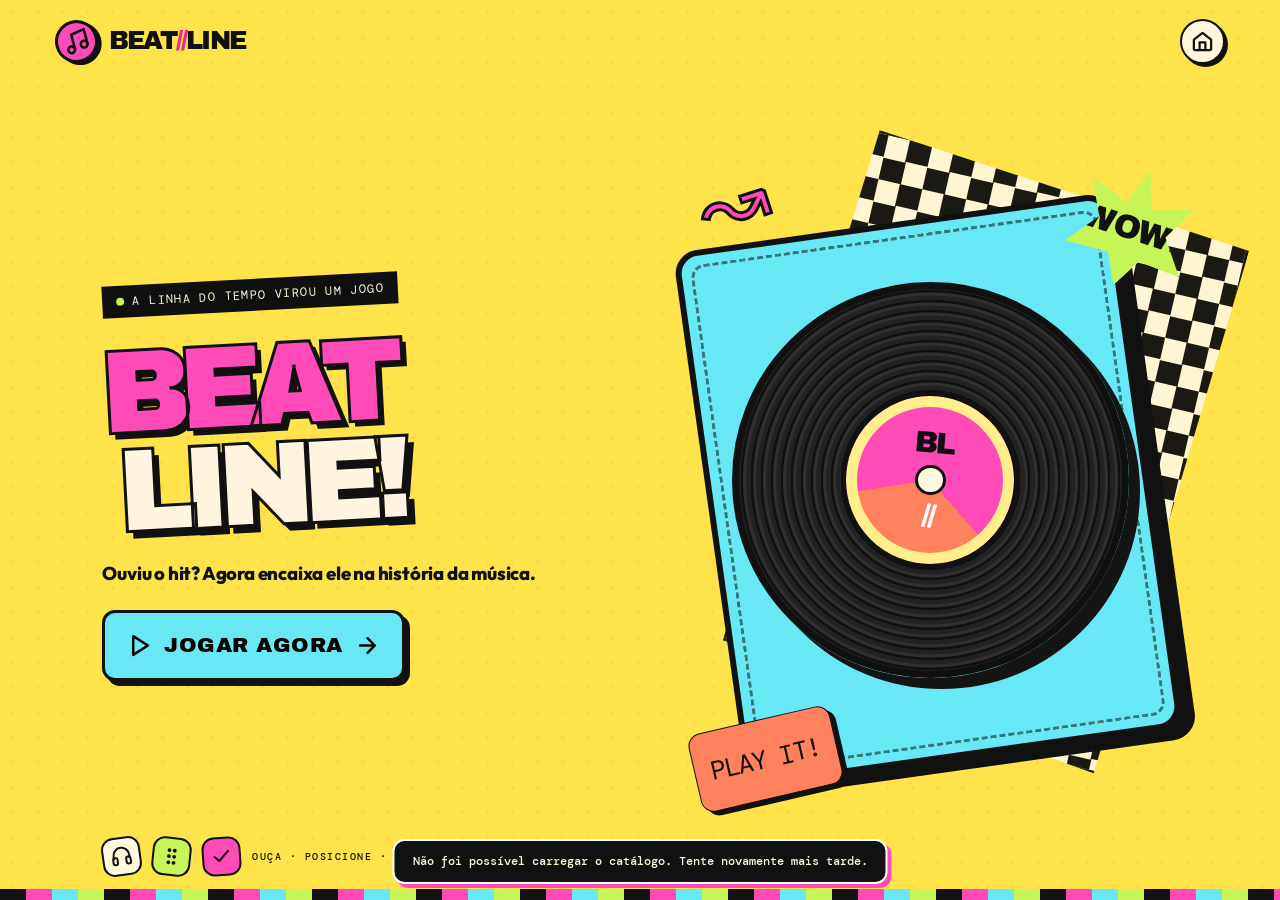
<file: index.html>
<!doctype html>
<html lang="pt-BR">
<head>
  <meta charset="utf-8">
  <meta name="viewport" content="width=device-width,initial-scale=1,viewport-fit=cover">
  <meta name="theme-color" content="#ffe24c">
  <meta name="description" content="Beatline — ouça, arraste e coloque cada música na linha do tempo.">
  <title>BEAT//LINE · O jogo musical</title>
  <link rel="preconnect" href="https://fonts.googleapis.com">
  <link rel="preconnect" href="https://fonts.gstatic.com" crossorigin>
  <link href="https://fonts.googleapis.com/css2?family=Archivo+Black&family=DM+Mono:wght@400;500&family=Outfit:wght@400;500;600;700;800;900&display=swap" rel="stylesheet">
  <link rel="icon" type="image/svg+xml" href="assets/favicon.svg">
  <link rel="icon" type="image/png" sizes="256x256" href="assets/favicon.png">
  <link rel="apple-touch-icon" href="assets/apple-touch-icon.png">
  <link rel="stylesheet" href="assets/style.css">
</head>
<body data-start-page="home">
  <div id="app"></div>
  <audio id="songAudio" preload="metadata"></audio>
  <script src="src/config.js"></script>
  <script src="src/supabase.js"></script>
  <script src="src/filters.js"></script>
  <script src="src/app.js"></script>
</body>
</html>
</file>
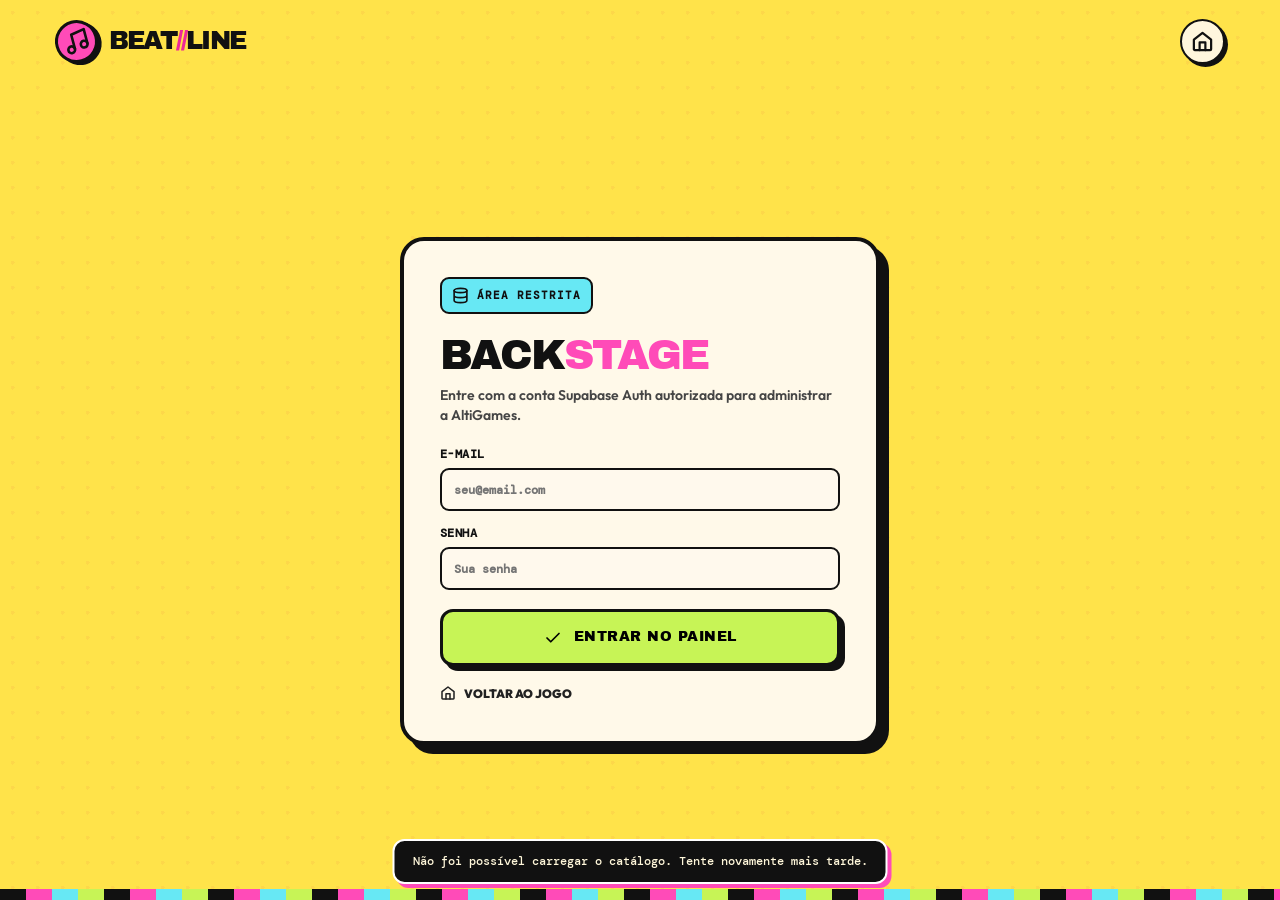
<file: admin.html>
<!doctype html>
<html lang="pt-BR">
<head>
  <meta charset="utf-8">
  <meta name="viewport" content="width=device-width,initial-scale=1,viewport-fit=cover">
  <meta name="theme-color" content="#ffe24c">
  <meta name="description" content="Beatline — ouça, arraste e coloque cada música na linha do tempo.">
  <title>BEAT//LINE · Administração</title>
  <link rel="preconnect" href="https://fonts.googleapis.com">
  <link rel="preconnect" href="https://fonts.gstatic.com" crossorigin>
  <link href="https://fonts.googleapis.com/css2?family=Archivo+Black&family=DM+Mono:wght@400;500&family=Outfit:wght@400;500;600;700;800;900&display=swap" rel="stylesheet">
  <link rel="icon" type="image/svg+xml" href="assets/favicon.svg">
  <link rel="icon" type="image/png" sizes="256x256" href="assets/favicon.png">
  <link rel="apple-touch-icon" href="assets/apple-touch-icon.png">
  <link rel="stylesheet" href="assets/style.css">
</head>
<body data-start-page="admin">
  <div id="app"></div>
  <audio id="songAudio" preload="metadata"></audio>
  <script src="src/config.js"></script>
  <script src="src/auth.js"></script>
  <script src="src/supabase.js"></script>
  <script src="src/jszip.min.js"></script>
  <script src="src/bulk.js"></script>
  <script src="src/filters.js"></script>
  <script src="src/app.js"></script>
</body>
</html>
</file>
<file: assets/style.css>
:root{font-family:'Outfit',Arial,sans-serif;color:#111;--ink:#101010;--yellow:#ffe34a;--pink:#ff4bb8;--cyan:#67e8f4;--lime:#c7f456;--orange:#ff815e;--cream:#fff6d8;--purple:#a48af9;--border:3px solid #111;--hardshadow:5px 5px 0 #111;--font-display:'Archivo Black','Arial Black',Impact,sans-serif}*{box-sizing:border-box}html,body{margin:0;width:100%;height:100%;min-height:100%;overflow:hidden}body{background:#ffe34a}button,input,select{font:inherit}button{cursor:pointer}button:disabled{opacity:.5;cursor:not-allowed}button:focus-visible,input:focus-visible,select:focus-visible{outline:3px solid #9a39ed;outline-offset:3px}#app{height:100dvh;min-height:420px;overflow:hidden}.shell{height:100%;display:flex;flex-direction:column;position:relative;isolation:isolate;overflow:hidden;background:var(--yellow)}.shell:before{content:"";z-index:-2;position:absolute;inset:0;background-image:radial-gradient(#f3964929 2px,transparent 2px);background-size:25px 25px;pointer-events:none}.topbar{height:82px;flex:0 0 82px;display:flex;align-items:center;justify-content:space-between;padding:0 clamp(22px,4.3vw,74px);position:relative;z-index:4}.logo{display:flex;align-items:center;gap:11px;border:0;background:none;padding:0;color:inherit;text-decoration:none}.logo-burst{width:43px;height:43px;background:var(--pink);border:3px solid #111;border-radius:50%;box-shadow:3px 3px 0 #111;display:grid;place-items:center;transform:rotate(-15deg);position:relative}.logo-burst svg{width:27px;height:27px}.logo-word{font-family:var(--font-display);letter-spacing:-1.8px;font-size:clamp(20px,2vw,30px);line-height:1}.logo-word span{color:#ec2899}.topbar-right{display:flex;align-items:center;gap:10px}.icon-btn{display:grid;place-items:center;width:45px;height:45px;background:#fff6dd;border:2.5px solid #111;border-radius:50%;box-shadow:3px 3px #111;color:#111;transition:transform .15s,box-shadow .15s}.icon-btn:hover,.primary-btn:hover,.secondary-btn:hover{transform:translate(-1px,-2px);box-shadow:6px 7px #111}.icon-btn svg{width:23px;height:23px}.screen{flex:1;min-height:0;position:relative}.home{display:grid;grid-template-columns:54% 46%;align-items:center;gap:0;padding:0 clamp(28px,8vw,152px) 22px;min-height:0}.home-copy{position:relative;z-index:2;align-self:center}.eyebrow{display:inline-flex;align-items:center;gap:8px;background:#101010;color:#fff8df;font-family:'DM Mono',monospace;font-size:12px;letter-spacing:1.4px;padding:8px 14px;transform:rotate(-3deg);margin-bottom:21px}.eyebrow:before{content:'';width:8px;height:8px;background:var(--lime);border-radius:50%}.hero-title{font-family:var(--font-display);font-size:clamp(64px,8.8vw,154px);line-height:.88;letter-spacing:-.085em;transform:rotate(-3deg);margin:0;text-shadow:7px 7px 0 #1515150e}.hero-title span{display:block;white-space:nowrap}.hero-title .hero-top{color:var(--pink);-webkit-text-stroke:3px #111;text-shadow:5px 6px 0 #111}.hero-title .hero-bottom{color:#fff4df;-webkit-text-stroke:3px #111;text-shadow:6px 7px 0 #111;transform:translateX(12px)}.hero-sub{font-weight:800;font-size:clamp(15px,1.45vw,21px);margin:30px 0 25px;letter-spacing:-.2px;max-width:480px}.home-actions{display:flex;align-items:center;gap:16px;flex-wrap:wrap}.primary-btn,.secondary-btn,.pink-btn{min-height:57px;border:3px solid #111;box-shadow:var(--hardshadow);border-radius:13px;text-transform:uppercase;letter-spacing:.5px;font-family:var(--font-display);font-size:15px;display:inline-flex;justify-content:center;align-items:center;gap:12px;transition:transform .15s,box-shadow .15s;padding:0 22px;line-height:1.05}.primary-btn{background:var(--cyan)}.secondary-btn{background:var(--cream)}.pink-btn{background:var(--pink)}.primary-btn svg,.secondary-btn svg,.pink-btn svg{width:25px;height:25px}.primary-btn.big{min-width:236px;font-size:21px;min-height:71px}.home-foot{position:absolute;left:clamp(28px,8vw,152px);bottom:24px;display:flex;gap:11px;align-items:center;font-family:'DM Mono',monospace;font-size:10px;letter-spacing:1.5px;font-weight:500}.foot-icon{width:39px;height:39px;display:grid;place-items:center;background:#fff8da;border:2px solid #111;border-radius:12px;transform:rotate(-8deg)}.foot-icon:nth-of-type(2){background:var(--lime);transform:rotate(6deg)}.foot-icon:nth-of-type(3){background:var(--pink);transform:rotate(-4deg)}.foot-icon svg{width:21px;height:21px}.home-art{height:min(650px,83%);min-height:340px;position:relative;display:flex;align-items:center;justify-content:center}.art-checker{position:absolute;width:86%;height:89%;right:-4%;top:1%;transform:rotate(13deg);background:conic-gradient(#111 25%,var(--cream) 0 50%,#111 0 75%,var(--cream) 0) 0 0/45px 45px;clip-path:polygon(9% 0,100% 6%,92% 100%,0 92%);border:3px solid #111;opacity:.96}.art-cyan{position:absolute;inset:10% 6% 7% 5%;transform:rotate(-8deg);border:6px solid #111;background:var(--cyan);box-shadow:13px 12px #111;border-radius:24px}.art-cyan:before{content:"";position:absolute;inset:9px;pointer-events:none;border:3px dashed #1118;border-radius:14px}.record{width:min(31vw,444px);height:min(31vw,444px);border-radius:50%;border:7px solid #111;background:repeating-radial-gradient(circle,#222 0 4px,#303030 5px 7px,#111 8px 10px);position:relative;box-shadow:11px 11px 0 #151515;z-index:1;animation:turn 18s linear infinite}.record:after{content:"";position:absolute;inset:27%;border:4px solid #111;border-radius:50%;background:conic-gradient(from 20deg,var(--pink) 0 33%,var(--orange) 33% 67%,var(--pink) 67%);box-shadow:inset 0 0 0 11px #ffef8c}.record-center{position:absolute;inset:46%;border:3px solid #111;border-radius:50%;background:#fff6de;z-index:3}.record-label{position:absolute;inset:31%;z-index:3;display:grid;place-items:center;transform:rotate(5deg);font-family:var(--font-display);font-size:30px;letter-spacing:-2px}.art-sticker{position:absolute;z-index:3;display:grid;place-items:center;background:var(--pink);border:4px solid #111;box-shadow:5px 5px #111;transform:rotate(18deg);font-family:var(--font-display)}.art-sticker.star{clip-path:polygon(50% 0%,61% 31%,95% 19%,79% 49%,100% 77%,64% 75%,50% 100%,37% 75%,0 77%,21% 49%,5% 19%,39% 31%);width:120px;height:120px;right:-3%;top:2%;font-size:33px;border:0;background:var(--lime)}.art-sticker.tag{width:145px;height:80px;bottom:1%;left:2%;background:var(--orange);border-radius:13px;transform:rotate(-13deg);font-size:26px;letter-spacing:-2px}.art-squiggle{position:absolute;top:0;left:3%;font-size:84px;font-family:var(--font-display);color:var(--pink);-webkit-text-stroke:3px #111;transform:rotate(-18deg)}@keyframes turn{to{transform:rotate(360deg)}}.screen-kicker{font:500 11px 'DM Mono',monospace;letter-spacing:2px;text-transform:uppercase;display:flex;align-items:center;gap:11px}.screen-kicker:before{content:'';height:9px;width:9px;border-radius:50%;background:var(--pink);border:2px solid #111}.section-title{font:clamp(36px,5vw,72px)/.93 var(--font-display);letter-spacing:-.075em;margin:11px 0 16px;text-transform:uppercase}.section-title em{font-style:normal;color:var(--pink);-webkit-text-stroke:2px #111}.config-screen{padding:1vh clamp(28px,6vw,110px) 28px;display:grid;grid-template-columns:minmax(250px,.72fr) minmax(470px,1.28fr);gap:clamp(26px,5vw,72px);align-items:center}.config-illustration{align-self:stretch;display:flex;flex-direction:column;justify-content:center;min-width:0;position:relative}.config-illustration .section-title{font-size:clamp(45px,6vw,95px);margin:21px 0 28px}.config-graphic{width:min(290px,75%);height:160px;background:#101010;border:5px solid #101010;border-radius:19px;transform:rotate(-7deg);display:flex;align-items:center;justify-content:center;box-shadow:12px 12px 0 var(--pink);position:relative;margin-left:10%}.config-graphic:before{content:'';inset:12px;position:absolute;background:repeating-linear-gradient(0deg,#ccf655 0 6px,#adf14a 6px 13px);border-radius:8px}.config-graphic svg{position:relative;width:110px;height:110px;z-index:1}.config-panel{background:#fff9e9;border:4px solid #111;box-shadow:10px 10px 0 #111;border-radius:24px;padding:clamp(18px,2.5vw,35px);min-height:0;max-height:100%;overflow:auto;scrollbar-width:thin}.panel-title{font-family:var(--font-display);font-size:17px;letter-spacing:-.7px;display:flex;align-items:center;gap:10px;margin:0 0 13px}.panel-title svg{width:22px;height:22px}.config-counters{display:grid;grid-template-columns:1fr 1fr;gap:16px}.counter-box{border:2.5px solid #111;background:var(--cyan);padding:14px;border-radius:13px}.counter-box.pink{background:var(--pink)}.counter-label{font-size:11px;font-family:'DM Mono',monospace;letter-spacing:1px;font-weight:500;display:flex;gap:8px;align-items:center}.counter-label svg{width:16px;height:16px}.counter-controls{display:flex;justify-content:space-between;align-items:center;margin-top:9px}.stepper{width:37px;height:37px;border-radius:8px;background:#fff8e2;border:2px solid #111;display:grid;place-items:center;font-size:24px;font-weight:800}.stepper svg{width:18px;height:18px}.counter-number{font-family:var(--font-display);font-size:35px;line-height:1}.field-label{font-family:'DM Mono',monospace;font-size:11px;letter-spacing:1px;font-weight:500;text-transform:uppercase;display:flex;align-items:center;gap:7px;margin:20px 0 12px}.field-label svg{width:17px;height:17px}.chip-wrap{display:flex;flex-wrap:wrap;gap:10px}.cat-chip{background:#fff;border:2px solid #111;border-radius:100px;padding:9px 16px;font-family:var(--font-display);font-size:12px;letter-spacing:-.2px;display:flex;align-items:center;gap:6px;min-height:37px}.cat-chip.active{background:var(--lime);box-shadow:3px 3px #111}.cat-chip svg{width:15px;height:15px}.config-bottom{border-top:2px dashed #1115;margin-top:22px;padding-top:17px;display:flex;justify-content:space-between;align-items:center;gap:16px}.config-hint{font-family:'DM Mono',monospace;font-size:10px;line-height:1.5;color:#575757;max-width:180px}.config-bottom .primary-btn{min-width:180px;background:var(--pink)}.game-screen{padding:0 clamp(18px,4vw,72px) 14px;display:flex;flex-direction:column;gap:11px;min-height:0}.game-head{display:flex;justify-content:space-between;align-items:center;gap:12px;flex:0 0 34px}.game-head-left,.game-head-right{display:flex;align-items:center;gap:12px}.game-stage-label{font-family:'DM Mono',monospace;font-size:12px;font-weight:500;letter-spacing:1px;white-space:nowrap}.round-pill{background:#111;color:white;padding:8px 15px;border-radius:100px;font:500 12px 'DM Mono',monospace}.life-row{display:flex;align-items:center;gap:4px;background:#fff9e8;border:2px solid #111;border-radius:999px;padding:6px 13px}.life-row svg{width:22px;height:22px}.life-row .heart-fill{fill:var(--pink)}.life-row .empty{fill:#c9c5c0}.life-zero{font:800 13px 'DM Mono',monospace}.board{background:#101014;border:4px solid #111;border-radius:22px;position:relative;flex:1;min-height:180px;box-shadow:6px 6px 0 #111;overflow:hidden;display:flex;flex-direction:column}.board:before{content:"";position:absolute;inset:0;opacity:.16;background:radial-gradient(#f6e7f7 1.7px,transparent 1.7px);background-size:19px 19px;pointer-events:none}.board-top{height:54px;flex:0 0 54px;display:flex;align-items:center;justify-content:space-between;padding:0 24px;color:#fff}.board-top strong{font-family:var(--font-display);font-size:18px;letter-spacing:-.4px}.board-top span{font:500 10px 'DM Mono',monospace;letter-spacing:1px;color:#cbc7da}.timeline-scroller{overflow-x:auto;overflow-y:hidden;flex:1;display:flex;align-items:center;padding:16px 30px 28px;min-width:0;min-height:0;scrollbar-width:thin;scrollbar-color:#fe4eb2 #19191e;position:relative}.timeline-row{display:flex;align-items:center;justify-content:center;margin:auto;min-height:140px;min-width:max-content;padding:8px 0}.timeline-row:before{content:'';height:7px;position:absolute;background:var(--pink);left:4%;right:4%;top:51%;border:2px solid #111;box-shadow:0 0 0 2px #ffdf62;pointer-events:none}.slot{border:3px dashed #f3d954;width:65px;height:112px;position:relative;z-index:2;background:#262329;color:#ffe66c;border-radius:12px;display:flex;justify-content:center;align-items:center;margin:0 8px;flex-shrink:0;transition:background .12s,transform .12s}.slot:before{content:'+';font-family:var(--font-display);font-size:34px;line-height:1}.slot:hover,.slot.selected,.slot.dragover{background:var(--pink);color:#111;border:3px solid white;box-shadow:0 0 0 4px var(--pink);transform:scale(1.06)}.timeline-card{border:3px solid #111;border-radius:13px;width:clamp(125px,13vw,190px);height:clamp(126px,21vh,173px);background:var(--cyan);box-shadow:5px 5px #000;z-index:2;display:flex;flex-direction:column;justify-content:space-between;padding:14px;transform:rotate(-2deg);flex-shrink:0;overflow:hidden}.timeline-card:nth-of-type(4n){background:var(--lime);transform:rotate(2deg)}.timeline-card:nth-of-type(4n + 2){background:var(--orange);transform:rotate(1deg)}.timeline-card .track-id{font:500 10px 'DM Mono',monospace;letter-spacing:.8px;opacity:.6}.timeline-card .timeline-title{font-family:var(--font-display);font-size:clamp(13px,1.35vw,19px);line-height:1.1;letter-spacing:-.6px;overflow-wrap:anywhere;max-height:3.2em;overflow:hidden}.timeline-card .timeline-year{font:clamp(26px,3vw,42px)/1 var(--font-display);letter-spacing:-2px}.board-footer{background:#222126;color:#eee;display:flex;align-items:center;justify-content:space-between;padding:7px 21px;gap:18px;font:500 10px 'DM Mono',monospace;letter-spacing:.6px;flex:0 0 38px}.board-footer>span{display:flex;align-items:center;gap:9px}.board-footer svg{width:14px;height:14px;color:var(--pink)}.play-area{display:grid;grid-template-columns:minmax(0,1fr) minmax(280px,.95fr) auto;gap:15px;align-items:stretch;flex:0 0 min(200px,31vh);min-height:0}.now-card{background:var(--pink);border:3px solid #111;box-shadow:5px 5px #111;border-radius:17px;display:flex;align-items:stretch;min-width:0;overflow:hidden}.grab-area{touch-action:none;user-select:none;display:flex;flex:1;min-width:0;align-items:center;gap:13px;padding:18px 21px;cursor:grab}.grab-area:active{cursor:grabbing}.album-icon{border:3px solid #111;border-radius:12px;background:#111;color:#fff;width:85px;height:85px;flex:0 0 85px;display:grid;place-items:center;transform:rotate(-7deg);box-shadow:4px 4px #fff7}.album-icon svg{width:51px;height:51px}.now-info{min-width:0}.now-label{font:500 10px 'DM Mono',monospace;letter-spacing:1px;margin-bottom:7px}.now-title{font-family:var(--font-display);font-size:clamp(17px,2vw,27px);line-height:1.06;letter-spacing:-.6px;overflow-wrap:anywhere;max-height:2.2em;overflow:hidden}.now-artist{font-weight:700;font-size:12px;margin-top:6px;opacity:.65;text-transform:uppercase}.grab-indicator{align-self:center;margin-right:14px;opacity:.65}.grab-indicator svg{width:27px;height:27px}.player-box{background:#fff8e6;border:3px solid #111;border-radius:17px;padding:13px 16px;min-width:0;display:flex;flex-direction:column;justify-content:center}.player-upper{display:flex;justify-content:space-between;align-items:center;gap:7px;margin-bottom:9px}.player-controls{display:flex;align-items:center;gap:9px}.play-btn{width:55px;height:55px;border:3px solid #111;border-radius:50%;background:var(--lime);display:grid;place-items:center;box-shadow:3px 3px #111}.play-btn svg{width:26px;height:26px}.restart-btn{height:41px;width:41px;border:2px solid #111;background:#fff;border-radius:50%;display:grid;place-items:center}.restart-btn svg{width:20px;height:20px}.waveform{flex:1;display:flex;align-items:center;justify-content:center;gap:3px;height:55px;min-width:0}.waveform span{width:4px;height:var(--h);border-radius:2px;background:#111}.waveform.playing span{animation:pulse .65s ease-in-out infinite alternate;animation-delay:var(--d)}@keyframes pulse{to{height:4px;opacity:.7}}.progress-line{height:7px;position:relative;background:#d5d1c6;border-radius:999px;overflow:hidden;border:1px solid #111}.progress-bar{height:100%;width:0;background:var(--pink);transition:width .15s linear}.time-labels{display:flex;justify-content:space-between;font:500 9px 'DM Mono',monospace;margin-top:5px}.submit-box{display:flex;flex-direction:column;gap:10px;align-items:stretch;min-width:162px}.submit-btn{height:100%;min-height:80px;background:var(--lime);border:3px solid #111;border-radius:16px;box-shadow:5px 5px #111;display:flex;flex-direction:column;align-items:center;justify-content:center;gap:6px;font:14px var(--font-display);text-transform:uppercase}.submit-btn svg{width:36px;height:36px}.submit-btn:disabled{opacity:.5}.wrong-bubble{color:#fff;background:#111;border:2px solid #111;border-radius:13px;padding:7px 11px;display:flex;align-items:center;gap:7px;font:500 10px 'DM Mono',monospace}.wrong-bubble button{margin-left:auto;background:none;border:0;color:var(--yellow);display:grid;place-items:center}.wrong-bubble svg{width:17px;height:17px}.drag-ghost{position:fixed;z-index:100;pointer-events:none;transform:translate(-50%,-50%) rotate(-6deg);width:170px;background:var(--pink);border:3px solid #111;box-shadow:6px 6px #111;border-radius:12px;padding:15px;font-family:var(--font-display);font-size:17px;max-height:130px;overflow:hidden}.result-shade{position:absolute;inset:0;background:#101010b5;display:flex;align-items:center;justify-content:center;z-index:7;padding:12px}.result-box{width:min(470px,95%);border:5px solid #111;border-radius:23px;background:var(--lime);box-shadow:11px 11px #101010;transform:rotate(-2deg);padding:28px;text-align:center;position:relative}.result-box.wrong{background:var(--pink)}.result-icon{width:80px;height:80px;border:4px solid #111;background:white;border-radius:50%;margin:-4px auto 14px;display:grid;place-items:center;transform:rotate(11deg)}.result-icon svg{width:48px;height:48px}.result-title{font:clamp(38px,5vw,65px)/1 var(--font-display);letter-spacing:-3px;margin:0 0 13px}.result-track{font-family:var(--font-display);font-size:20px;letter-spacing:-.5px}.result-year{font:58px/1 var(--font-display);letter-spacing:-3px;margin:8px 0 20px}.result-box .primary-btn{background:#fff9df;width:100%}.end-screen{display:grid;grid-template-columns:.9fr 1.1fr;align-items:center;gap:clamp(18px,5vw,70px);padding:0 clamp(30px,9vw,160px) 35px}.end-left .section-title{font-size:clamp(50px,7vw,110px)}.end-card{border:4px solid #111;border-radius:25px;background:#fff8e8;box-shadow:10px 10px #111;padding:clamp(20px,3vw,40px);max-height:100%;overflow:auto}.end-score{display:flex;align-items:center;justify-content:center;gap:20px;border-bottom:3px dashed #1116;padding-bottom:20px;margin-bottom:20px}.score-number{font:clamp(75px,9vw,130px)/1 var(--font-display);letter-spacing:-8px;color:var(--pink);-webkit-text-stroke:3px #111}.score-caption{font-family:'DM Mono',monospace;font-size:13px;line-height:1.8;letter-spacing:1px}.end-actions{display:grid;gap:11px}.end-actions .primary-btn,.end-actions .secondary-btn,.end-actions .pink-btn{width:100%}.missed-items{margin-top:13px;font:500 11px 'DM Mono',monospace;line-height:1.7}.missed-items strong{font-weight:500}.missed-items details{border-top:2px dashed #1115;padding-top:12px}.missed-items summary{cursor:pointer;font-weight:600}.admin-screen{display:grid;grid-template-columns:250px minmax(0,1fr);gap:21px;padding:8px clamp(17px,4vw,60px) 23px;min-height:0}.admin-side{background:#111;color:#fff7d9;border-radius:21px;padding:24px;display:flex;flex-direction:column;gap:18px;min-height:0}.admin-side h1{font:36px/.98 var(--font-display);letter-spacing:-2px;margin:0 0 14px}.admin-side h1 span{color:var(--pink)}.side-nav{display:grid;gap:11px}.side-item{border:2px solid #fff6c980;background:transparent;color:white;display:flex;align-items:center;gap:12px;border-radius:12px;padding:13px 12px;font-weight:800;text-align:left}.side-item.active{background:var(--pink);color:#111;border-color:#111;box-shadow:3px 3px #fff}.side-item svg{width:21px;height:21px}.side-note{margin-top:auto;color:#afaaa6;font:10px/1.7 'DM Mono',monospace}.admin-main{background:#fff8e8;border:4px solid #111;border-radius:22px;padding:24px;box-shadow:6px 6px #111;min-width:0;min-height:0;overflow:auto;scrollbar-width:thin}.admin-titlebar{display:flex;align-items:center;justify-content:space-between;gap:12px;margin-bottom:14px}.admin-titlebar h2{font:clamp(23px,3vw,34px)/1 var(--font-display);letter-spacing:-1px;margin:0}.admin-titlebar small{font:11px 'DM Mono',monospace;color:#555}.admin-list{display:grid;gap:10px;max-height:100%;overflow:auto}.admin-item{background:#fff;border:2px solid #111;border-radius:12px;padding:12px 14px;display:flex;align-items:center;justify-content:space-between;gap:12px;min-width:0}.admin-item-left{display:flex;align-items:center;gap:12px;min-width:0}.admin-dot{width:36px;height:36px;flex:0 0 36px;border:2px solid #111;border-radius:9px;background:var(--lime);display:grid;place-items:center}.admin-dot svg{width:20px;height:20px}.admin-item-name{font-weight:900;max-width:100%;overflow:hidden;text-overflow:ellipsis;white-space:nowrap}.admin-item-meta{font:11px 'DM Mono',monospace;color:#666;margin-top:4px;overflow:hidden;text-overflow:ellipsis;white-space:nowrap}.admin-item-actions{display:flex;gap:7px;flex-shrink:0}.mini-btn{width:35px;height:35px;background:var(--cream);border:2px solid #111;display:grid;place-items:center;border-radius:8px}.mini-btn.danger{background:#ffd0d0}.mini-btn svg{width:17px;height:17px}.admin-form{border:3px solid #111;background:var(--cyan);border-radius:16px;padding:18px;margin-bottom:17px;display:grid;gap:13px}.admin-form.pink{background:var(--pink)}.form-grid{display:grid;grid-template-columns:1fr 1fr;gap:12px}.form-label{font:600 11px 'DM Mono',monospace;letter-spacing:.4px;text-transform:uppercase;display:grid;gap:6px;min-width:0}.form-input{width:100%;background:#fff9ed;border:2px solid #111;border-radius:9px;padding:10px 12px;color:#111;min-height:43px;outline:none}.form-input[type=color]{padding:4px;width:65px}.form-input[type=file]{font-size:11px;background:#fff}.form-help{font:10px/1.45 'DM Mono',monospace;opacity:.8}.checkbox-grid{display:flex;gap:8px;flex-wrap:wrap}.check-cat{display:flex;align-items:center;gap:6px;border:2px solid #111;border-radius:100px;padding:7px 11px;background:#fff;font-weight:700;font-size:12px;cursor:pointer}.check-cat input{accent-color:#111}.form-buttons{display:flex;align-items:center;gap:10px;flex-wrap:wrap}.small-action{border:2px solid #111;border-radius:9px;background:var(--lime);padding:10px 14px;font-family:var(--font-display);font-size:12px;display:flex;align-items:center;gap:8px}.small-action svg{width:18px;height:18px}.small-action.neutral{background:white}.empty-panel{text-align:center;padding:38px 12px;font:500 12px 'DM Mono',monospace;line-height:1.8;color:#5a5555}.empty-panel svg{width:43px;height:43px;display:block;margin:0 auto 12px}.pill{display:inline-flex;align-items:center;border:2px solid #111;border-radius:100px;padding:6px 9px;background:var(--cream);font:10px 'DM Mono',monospace}.tag-list{display:flex;gap:5px;flex-wrap:wrap;margin-top:5px}.tag{font:9px 'DM Mono',monospace;background:var(--yellow);border:1px solid #111;border-radius:100px;padding:3px 6px}.modal-cover{position:absolute;inset:0;z-index:20;background:#000b;display:flex;align-items:center;justify-content:center;padding:20px}.modal-card{background:#fff6e3;border:4px solid #111;border-radius:20px;box-shadow:9px 9px #111;max-width:410px;padding:24px;width:100%}.modal-card h2{font-family:var(--font-display);letter-spacing:-1px}.modal-card p{line-height:1.5;font-size:14px}.modal-actions{display:flex;gap:10px;justify-content:flex-end;flex-wrap:wrap}.toast{position:fixed;bottom:16px;left:50%;transform:translateX(-50%);background:#111;color:#fff7da;padding:12px 18px;border-radius:12px;z-index:110;border:2px solid #fff;box-shadow:4px 4px #ff4bb8;max-width:calc(100vw - 28px);font:500 12px/1.4 'DM Mono',monospace;white-space:pre-wrap;pointer-events:none}.footer-strip{position:absolute;bottom:0;left:0;width:100%;height:11px;background:repeating-linear-gradient(90deg,#111 0 26px,var(--pink) 26px 52px,var(--cyan) 52px 78px,var(--lime) 78px 104px);z-index:3}.loading-overlay{position:absolute;inset:0;background:#fff7dda8;display:grid;place-items:center;z-index:15;font-family:var(--font-display);text-transform:uppercase;letter-spacing:-.4px}.spinner{width:33px;height:33px;border:5px solid #111;border-top-color:var(--pink);border-radius:50%;animation:turn .75s linear infinite;margin:0 auto 13px}.admin-disabled{opacity:.7}.top-hint{font:500 10px 'DM Mono',monospace;background:#111;color:white;border-radius:7px;padding:5px 7px}.screen-wide{max-width:100%}
@media(max-width:1000px){.home{padding:0 4vw 15px;grid-template-columns:52% 48%}.home-foot{left:4vw}.hero-title{font-size:clamp(64px,9vw,94px)}.art-checker{width:94%}.record{width:min(39vw,380px);height:min(39vw,380px)}.config-screen{grid-template-columns:.65fr 1.35fr;gap:22px;padding:0 30px 23px}.config-graphic{width:85%;height:125px}.play-area{grid-template-columns:minmax(0,1.1fr) minmax(0,1fr) 130px;gap:10px}.grab-area{padding:10px}.album-icon{width:64px;height:64px;flex-basis:64px}.now-title{font-size:17px}.player-box{padding:8px}.waveform span{width:3px}.submit-box{min-width:0}.board-top{height:42px;flex-basis:42px}.board-footer{height:29px;flex-basis:29px}}
@media(max-width:700px){.topbar{height:63px;flex-basis:63px;padding:0 18px}.logo-burst{width:35px;height:35px}.logo-burst svg{width:22px;height:22px}.logo-word{font-size:20px;letter-spacing:-1px}.icon-btn{height:37px;width:37px}.icon-btn svg{width:18px;height:18px}.topbar-right{gap:7px}.home{grid-template-columns:1fr;padding:0 22px 28px;text-align:left}.home-copy{align-self:start;padding-top:4vh}.eyebrow{font-size:10px;margin-bottom:17px}.hero-title{font-size:clamp(65px,14vw,105px)}.hero-sub{font-size:15px;max-width:340px;margin:23px 0}.home-art{height:42vh;min-height:175px;width:60%;position:absolute;right:2%;bottom:8%;opacity:.95}.record{width:min(47vw,310px);height:min(47vw,310px);border-width:5px}.record-label{font-size:19px}.art-sticker.star{width:65px;height:65px;font-size:20px}.art-sticker.tag{width:90px;height:49px;font-size:17px}.home-foot{left:23px;bottom:26px;gap:6px}.foot-icon{width:30px;height:30px}.foot-icon svg{width:16px;height:16px}.home-foot>span:last-child{font-size:8px}.primary-btn.big{min-width:208px;min-height:65px;font-size:17px}.config-screen{display:flex;flex-direction:column;padding:7px 18px 21px;gap:11px;align-items:stretch}.config-illustration{display:block;flex:0 0 auto}.config-illustration .section-title{font-size:clamp(36px,8vw,55px);margin:7px 0 0}.config-illustration .section-title br{display:none}.config-graphic{display:none}.screen-kicker{font-size:9px}.config-panel{padding:16px;flex:1;box-shadow:5px 5px #111;max-height:none}.counter-box{padding:10px}.counter-number{font-size:27px}.stepper{height:32px;width:32px}.counter-label{font-size:9px}.panel-title{font-size:14px}.field-label{margin:14px 0 10px}.cat-chip{font-size:11px;padding:6px 12px;min-height:32px}.config-bottom{margin-top:12px;padding-top:12px}.config-bottom .primary-btn{min-width:160px;font-size:13px;min-height:48px}.config-hint{font-size:9px}.game-screen{padding:0 12px 15px;gap:8px}.game-head{flex-basis:30px}.game-stage-label{font-size:10px}.game-head-left,.game-head-right{gap:6px}.round-pill{padding:6px 8px;font-size:10px}.life-row{padding:4px 7px}.life-row svg{height:16px;width:16px}.board{min-height:140px;border-width:3px;border-radius:15px;box-shadow:3px 3px #111}.board-top{height:36px;flex-basis:36px;padding:0 12px}.board-top strong{font-size:13px}.board-top span{font-size:8px}.timeline-scroller{padding:12px 12px 18px}.timeline-card{width:121px;height:129px;padding:9px}.timeline-card .timeline-title{font-size:13px}.timeline-card .timeline-year{font-size:27px}.slot{width:50px;height:88px;margin:0 5px}.slot:before{font-size:25px}.board-footer{padding:3px 9px;gap:6px;font-size:8px}.board-footer span:last-child{display:none}.play-area{grid-template-columns:minmax(0,1fr) 108px;grid-template-rows:minmax(0,1fr) 83px;gap:7px;flex:0 0 205px}.now-card{grid-column:1 / -1;grid-row:1;border-radius:11px;box-shadow:3px 3px #111}.grab-area{gap:12px}.album-icon{width:59px;height:59px;flex-basis:59px}.album-icon svg{width:35px;height:35px}.now-title{font-size:18px}.now-label{font-size:9px}.now-artist{font-size:10px}.player-box{grid-column:1;grid-row:2;border-radius:11px;padding:5px 8px}.player-upper{margin-bottom:4px}.play-btn{width:39px;height:39px;border-width:2px}.play-btn svg{width:20px;height:20px}.restart-btn{height:34px;width:34px}.restart-btn svg{height:17px;width:17px}.waveform{height:33px}.waveform span{width:3px}.submit-box{grid-column:2;grid-row:2}.submit-btn{min-height:0;height:100%;font-size:11px;border-radius:11px;gap:4px}.submit-btn svg{width:23px;height:23px}.wrong-bubble{display:none}.end-screen{display:flex;flex-direction:column;align-items:stretch;justify-content:center;gap:14px;padding:2px 19px 30px}.end-left .section-title{font-size:clamp(43px,10vw,65px);margin-bottom:4px}.end-card{padding:18px;overflow:auto;box-shadow:5px 5px #111}.end-score{padding-bottom:12px;margin-bottom:13px}.score-number{font-size:76px}.end-actions{gap:8px}.end-actions .primary-btn,.end-actions .secondary-btn,.end-actions .pink-btn{min-height:46px;font-size:11px}.admin-screen{grid-template-columns:1fr;grid-template-rows:auto 1fr;padding:4px 12px 18px;gap:9px}.admin-side{padding:10px 13px;display:flex;flex-direction:row;align-items:center;gap:10px;min-height:0;border-radius:13px;overflow-x:auto}.admin-side h1{font-size:18px;margin:0;white-space:nowrap}.side-nav{display:flex;gap:7px}.side-item{font-size:0;padding:9px;border-radius:9px}.side-item svg{width:17px;height:17px}.side-note{display:none}.admin-main{padding:12px;border-width:3px;border-radius:13px;box-shadow:3px 3px #111}.admin-titlebar h2{font-size:22px}.admin-titlebar small{font-size:9px}.admin-form{padding:12px}.form-grid{gap:8px}.form-input{min-height:39px;padding:7px}.admin-item{padding:8px}.admin-dot{width:31px;height:31px;flex-basis:31px}.admin-item-name{font-size:12px}.admin-item-meta{font-size:9px}.mini-btn{width:30px;height:30px}.footer-strip{height:8px}}
@media(max-width:400px){.home{padding:0 16px 23px}.home-copy{padding-top:2vh}.hero-title{font-size:clamp(55px,14.3vw,72px)}.hero-sub{font-size:13px;margin:14px 0 16px}.home-art{bottom:8%;width:50%;min-height:150px}.home-foot{left:18px;bottom:14px}.config-screen{padding-left:10px;padding-right:10px}.config-panel{padding:11px}.cat-chip{padding:5px 9px}.config-illustration .section-title{font-size:34px}.play-area{flex-basis:187px;grid-template-rows:minmax(0,1fr) 75px}.now-title{font-size:15px}.grab-area{padding:6px}.album-icon{width:50px;height:50px;flex-basis:50px}.board-footer{font-size:7px}.game-stage-label{display:none}.form-grid{grid-template-columns:1fr}.art-sticker.star{display:none}}
@media(max-height:700px) and (min-width:701px){.topbar{height:62px;flex-basis:62px}.home-art{height:82%}.hero-title{font-size:clamp(56px,8vw,95px)}.hero-sub{margin:15px 0}.home-foot{bottom:12px}.config-illustration .section-title{font-size:clamp(45px,5vw,65px)}.config-graphic{height:105px}.play-area{flex-basis:150px}.timeline-card{height:125px}.config-panel{padding:15px}.panel-title{margin-bottom:6px}.field-label{margin:12px 0 8px}.config-bottom{margin-top:10px;padding-top:10px}}
@media(max-height:620px) and (max-width:700px){.topbar{height:51px;flex-basis:51px}.logo-word{font-size:17px}.logo-burst{height:29px;width:29px}.icon-btn{height:31px;width:31px}.home-copy{padding-top:1vh}.hero-title{font-size:clamp(52px,12vw,70px)}.hero-sub{margin:13px 0}.home-art{height:35vh;min-height:130px}.home-foot{bottom:12px}.config-illustration .section-title{font-size:32px;margin:4px 0}.config-panel{padding:10px}.counter-box{padding:7px}.counter-number{font-size:23px}.counter-controls{margin-top:4px}.field-label{margin:9px 0 7px}.cat-chip{min-height:28px;padding:4px 9px}.config-bottom{padding-top:7px;margin-top:8px}.config-bottom .primary-btn{min-height:43px}.game-screen{gap:5px}.game-head{flex-basis:24px}.board-top{height:29px;flex-basis:29px}.board-footer{height:22px;flex-basis:22px}.timeline-card{height:96px;width:104px}.timeline-card .timeline-title{font-size:11px}.timeline-card .timeline-year{font-size:23px}.slot{height:65px}.play-area{flex-basis:154px;grid-template-rows:minmax(0,1fr) 61px}.album-icon{width:48px;height:48px;flex-basis:48px}.now-title{font-size:15px}.play-btn{width:34px;height:34px}.restart-btn{width:30px;height:30px}.waveform{height:22px}.submit-btn{font-size:9px}.submit-btn svg{width:18px;height:18px}}
@media(prefers-reduced-motion:reduce){*,*:before,*:after{animation-duration:.01ms!important;transition-duration:.01ms!important}}

/* Cards de erros persistentes: ficam visíveis em um canto do tabuleiro. */
.missed-stack{position:absolute;right:23px;bottom:53px;z-index:4;max-width:175px;min-width:122px;padding:10px 13px;background:var(--orange);border:3px solid #111;border-radius:11px;box-shadow:4px 4px #111;transform:rotate(5deg);display:flex;flex-direction:column;gap:4px;align-items:flex-start;text-align:left}.missed-stack span{font:600 9px 'DM Mono',monospace;letter-spacing:.6px}.missed-stack strong{font:14px/1.1 var(--font-display);overflow-wrap:anywhere}.missed-stack em{font:normal 20px/1 var(--font-display)}@media(max-width:700px){.missed-stack{bottom:32px;right:14px;padding:7px 9px;max-width:132px;min-width:98px}.missed-stack strong{font-size:11px}.missed-stack em{font-size:16px}}
@media(min-height:730px) and (max-width:700px){.config-panel{position:relative}.config-panel:after{content:'♫';position:absolute;bottom:35px;left:50%;transform:translateX(-50%) rotate(-12deg);font:150px/1 var(--font-display);color:var(--pink);-webkit-text-stroke:3px #111;text-shadow:8px 8px #111;pointer-events:none;opacity:.9}.config-panel:before{content:'✦       ★';position:absolute;bottom:84px;width:100%;left:0;text-align:center;font:65px/1 var(--font-display);color:var(--lime);-webkit-text-stroke:2px #111;pointer-events:none}}

/* Aviso operacional quando o catalogo estiver indisponivel. */

.catalog-error{background:#fff0cd;border:2px solid #b44500;color:#541e00;padding:10px 12px;display:flex;gap:10px;align-items:center;flex-wrap:wrap;font-size:12px;font-weight:700;margin:0 0 12px;border-radius:8px}.catalog-error svg{width:20px;height:20px;flex-shrink:0}.catalog-error button{border:1px solid currentColor;background:#fff;color:#541e00;font-weight:900;border-radius:6px;padding:5px 10px;white-space:nowrap}
@media(max-width:530px){.catalog-error{font-size:10px;padding:8px}}

/* Resultado final: todos os controles ficam visíveis, sem rolagem interna. */
@media(min-width:701px){
  .end-screen{padding-bottom:clamp(14px,3vh,28px)}
  .end-card{padding:clamp(16px,2.4vh,27px);overflow:hidden}
  .end-score{padding-bottom:clamp(10px,1.7vh,16px);margin-bottom:clamp(10px,1.7vh,16px);gap:clamp(12px,2vw,20px)}
  .end-score .end-trophy{width:clamp(80px,13vh,118px);height:clamp(80px,13vh,118px);flex-shrink:0}
  .end-score .score-number{font-size:clamp(68px,10vh,100px)}
  .end-score .score-caption{font-size:clamp(10px,1.5vh,13px);line-height:1.6}
  .end-actions{gap:clamp(7px,1.2vh,10px)}
  .end-actions .primary-btn,.end-actions .secondary-btn,.end-actions .pink-btn{min-height:clamp(42px,6.7vh,56px)}
  .missed-items{margin-top:10px}
}

@media(min-width:701px){.missed-items details[open]{max-height:clamp(76px,15vh,122px);overflow-y:auto}}
@media(max-width:700px) and (max-height:700px){
  .end-card{padding:14px 16px;overflow:hidden}
  .end-score{padding-bottom:8px;margin-bottom:9px}
  .end-score .end-trophy{width:104px;height:104px;flex:0 0 auto}
  .end-actions{gap:6px}
  .end-actions .primary-btn,.end-actions .secondary-btn,.end-actions .pink-btn{min-height:42px}
  .missed-items{margin-top:8px}
  .missed-items details{padding-top:7px}
  .missed-items details[open]{max-height:75px;overflow-y:auto}
}

/* IMPORTAÇÃO EM LOTE - estilos restritos ao painel de administração */
.bulk-page{display:grid;gap:14px;padding-bottom:10px}
.bulk-badge{border:2px solid var(--ink);border-radius:25px;padding:7px 10px;background:var(--lime);font:800 10px 'DM Mono',monospace;white-space:nowrap;display:inline-flex;align-items:center;gap:7px}
.bulk-badge svg{width:16px;height:16px}
.bulk-hero{background:var(--cyan);border:3px solid var(--ink);border-radius:16px;box-shadow:4px 4px var(--ink);padding:17px 20px;display:grid;gap:9px}
.bulk-hero-heading{display:flex;align-items:center;gap:13px}
.bulk-hero-heading strong{display:block;font:clamp(19px,2.4vw,28px)/1 var(--font-display)}
.bulk-hero-heading small{font:10px/1.4 'DM Mono',monospace}
.bulk-hero-icon{height:50px;width:50px;flex:0 0 50px;border:3px solid var(--ink);background:var(--pink);border-radius:12px;display:grid;place-items:center;transform:rotate(-7deg)}
.bulk-hero-icon svg{height:31px;width:31px}
.bulk-filename{font:700 clamp(10px,1.23vw,16px)/1.5 'DM Mono',monospace;background:#fff9e8;border:2px dashed #111;padding:9px;border-radius:10px;overflow-wrap:anywhere}
.bulk-filename span{color:#e3278b}
.bulk-hero p{font-size:12px;line-height:1.5;margin:0}
.bulk-dropzone{border:3px dashed #111;border-radius:16px;background:#fffdf3;padding:19px 12px 15px;display:flex;flex-direction:column;gap:7px;align-items:center;text-align:center;transition:background .15s}
.bulk-dropzone.is-over{background:var(--lime)}
.bulk-drop-art{width:47px;height:47px;border:2px solid #111;border-radius:50%;background:var(--pink);display:grid;place-items:center}
.bulk-drop-art svg{height:26px;width:26px}
.bulk-dropzone>strong{font:clamp(13px,1.6vw,19px) var(--font-display)}
.bulk-dropzone>span:not(.bulk-drop-art){font-size:12px}
.bulk-dropzone>small{color:#68615b;font:10px/1.5 'DM Mono',monospace}
.bulk-picker-buttons{display:flex;gap:10px;flex-wrap:wrap;justify-content:center;margin-top:5px}
.bulk-hidden-input{position:absolute;width:1px;height:1px;opacity:0;pointer-events:none}
.bulk-message{background:#fff0c5;border:2px solid #111;border-radius:10px;display:flex;align-items:start;gap:8px;padding:10px;font:12px/1.5 'DM Mono',monospace;overflow-wrap:anywhere}
.bulk-message svg{width:17px;height:17px;flex:0 0 17px}
.bulk-review{display:grid;gap:12px}
.bulk-summary{display:flex;align-items:center;justify-content:space-between;gap:14px;flex-wrap:wrap}
.bulk-summary h3{margin:0;font:21px var(--font-display)}
.bulk-summary small{font:10px 'DM Mono',monospace;color:#656058}
.bulk-summary-pills{display:flex;gap:6px;flex-wrap:wrap}
.bulk-pill{display:inline-flex;align-items:center;gap:4px;border:2px solid #111;border-radius:100px;padding:5px 7px;background:#fff;font:800 10px 'DM Mono',monospace}
.bulk-pill svg{width:14px;height:14px}
.bulk-pill.positive{background:var(--lime)}
.bulk-pill.warn{background:#ffe09c}
.bulk-pill.danger{background:#ffb2aa}
.bulk-controls{display:flex;gap:8px;align-items:center;flex-wrap:wrap}
.bulk-controls .small-action:first-child{background:var(--pink)}
.bulk-list{display:grid;grid-template-columns:repeat(2,minmax(0,1fr));gap:12px;min-width:0}
.bulk-row{background:#fff;border:2px solid #111;border-radius:12px;padding:12px;min-width:0;display:flex;flex-direction:column;gap:8px}
.bulk-row.bulk-saved{border-left:8px solid #9bd54c}
.bulk-row.bulk-invalid,.bulk-row.bulk-failed{border-left:8px solid #ff8162}
.bulk-row.bulk-duplicate{border-left:8px solid #eab44c}
.bulk-row.bulk-uploading{background:#e5fcfe}
.bulk-row-top{display:flex;justify-content:space-between;align-items:center;gap:12px;min-width:0}
.bulk-state{display:inline-flex;align-items:center;gap:4px;border:1px solid #111;border-radius:100px;background:var(--lime);padding:4px 7px;font:800 9px/1.2 'DM Mono',monospace;white-space:nowrap}
.bulk-state svg{width:13px;height:13px}
.bulk-failed .bulk-state,.bulk-invalid .bulk-state{background:#ffa89e}
.bulk-duplicate .bulk-state{background:#ffe19f}
.bulk-uploading .bulk-state{background:var(--cyan)}
.bulk-origin{font:10px 'DM Mono',monospace;color:#716c67;white-space:nowrap;overflow:hidden;text-overflow:ellipsis;max-width:60%;direction:rtl;text-align:left}
.bulk-row-body{display:flex;flex-wrap:wrap;align-items:start;gap:7px;justify-content:space-between}
.bulk-song{display:grid;gap:3px;min-width:140px;flex:1}
.bulk-song strong{font:clamp(14px,1.4vw,18px)/1.18 var(--font-display);overflow-wrap:anywhere}
.bulk-song span{font-size:11px;font-weight:600;color:#58524f}
.bulk-tags{display:flex;flex-wrap:wrap;gap:4px;width:100%}
.bulk-tags span{font:800 9px 'DM Mono',monospace;border:1.5px solid #111;padding:3px 6px;border-radius:6px;background:var(--cream)}
.bulk-tags span:nth-child(3n+2){background:var(--cyan)}
.bulk-tags span:nth-child(3n+3){background:var(--pink)}
.bulk-tags em{font:10px 'DM Mono',monospace;color:#865b4b}
.bulk-note{color:#88401c;font:11px/1.4 'DM Mono',monospace;margin:0;overflow-wrap:anywhere}
.bulk-row-actions{display:flex;justify-content:flex-end;gap:7px;margin-top:auto}
.bulk-action-save{background:var(--lime)}
.bulk-fields{display:grid;grid-template-columns:repeat(2,minmax(0,1fr));gap:8px}
.bulk-fields label{font:800 9px/1.5 'DM Mono',monospace;display:grid;gap:4px;min-width:0}
.bulk-fields label.bulk-full{grid-column:1/-1}
.bulk-fields label small{font-size:8px;color:#5d5549}
.bulk-fields .form-input{font:600 12px 'Outfit',sans-serif;min-height:35px;padding:7px 8px}
.bulk-progress{height:31px;border:2px solid #111;border-radius:8px;position:relative;overflow:hidden;background:#fff}
.bulk-progress>span{display:block;background:var(--lime);height:100%;transition:width .3s}
.bulk-progress strong{font:800 10px var(--font-display);position:absolute;inset:0;display:grid;place-items:center}
.bulk-empty{display:flex;align-items:center;justify-content:center;gap:12px;padding:8px;font:11px 'DM Mono',monospace;color:#57514d}
.bulk-empty svg{width:20px;height:20px}
@media(max-width:1150px){.bulk-list{grid-template-columns:1fr}.bulk-hero{padding:14px}.bulk-filename{font-size:12px}}
@media(max-width:700px){.bulk-page{gap:12px}.bulk-badge{display:none}.bulk-hero-heading strong{font-size:19px}.bulk-hero-heading small{font-size:9px}.bulk-hero-icon{height:39px;width:39px;flex-basis:39px}.bulk-hero-icon svg{height:24px;width:24px}.bulk-hero p{font-size:11px}.bulk-filename{font-size:10px}.bulk-dropzone{padding:13px 7px}.bulk-dropzone>strong{font-size:13px}.bulk-dropzone>span:not(.bulk-drop-art){font-size:10px}.bulk-controls .small-action{font-size:10px;padding:9px}.bulk-review h3{font-size:17px}.bulk-row{padding:9px}.bulk-fields{grid-template-columns:1fr 1fr}.bulk-fields label.bulk-full{grid-column:1/-1}}
@media(max-width:400px){.bulk-page .admin-titlebar h2{font-size:19px}.bulk-hero{padding:10px}.bulk-filename{font-size:9px}}

/* Miniatura rosa da música posicionada, antes da confirmação. */
.slot.selected{width:clamp(100px,10vw,145px);height:clamp(105px,17vh,145px);padding:10px 9px;background:var(--pink);color:#111;border:3px solid #111;border-radius:12px;box-shadow:4px 4px #000;display:flex;flex-direction:column;justify-content:space-between;align-items:stretch;text-align:left;gap:5px;transform:rotate(-2deg);overflow:hidden;}
.slot.selected::before{content:none;}
.slot-mini-meta{display:block;font:500 9px/1.1 'DM Mono',monospace;letter-spacing:.2px;opacity:.7;flex-shrink:0;}
.slot-mini-title{display:-webkit-box;-webkit-line-clamp:3;-webkit-box-orient:vertical;overflow:hidden;overflow-wrap:anywhere;font:clamp(11px,1.12vw,16px)/1.12 var(--font-display);letter-spacing:-.45px;}
.slot-mini-artist{display:block;overflow:hidden;text-overflow:ellipsis;white-space:nowrap;font:500 9px/1.15 'DM Mono',monospace;opacity:.75;flex-shrink:0;}
@media(max-width:700px){.slot.selected{width:102px;height:111px;padding:8px;gap:3px;}.slot-mini-meta,.slot-mini-artist{font-size:8px;}.slot-mini-title{font-size:12px;}}
@media(max-height:620px) and (max-width:700px){.slot.selected{width:88px;height:86px;padding:6px;}.slot-mini-title{font-size:10px;}.slot-mini-meta,.slot-mini-artist{font-size:7px;}}

/* Botões de catálogo: mantém a exportação acessível em telas pequenas. */
.admin-title-actions{display:flex;flex-wrap:wrap;align-items:center;justify-content:flex-end;gap:8px}
@media(max-width:520px){.admin-titlebar:has(.admin-title-actions){flex-wrap:wrap}.admin-title-actions{width:100%;justify-content:flex-start}.admin-title-actions .small-action{font-size:10px;padding:8px 10px}}

/* Beatline - filtros por facetas, inclusoes e exclusoes */
.filter-toolbar{display:flex;justify-content:space-between;align-items:center;gap:10px;flex-wrap:wrap}
.filter-mode-toggle{display:inline-flex;background:#f0ebd9;border:2px solid #111;border-radius:12px;padding:3px;gap:3px}
.filter-mode-btn,.filter-reset{display:inline-flex;align-items:center;justify-content:center;gap:5px;font:900 10px/1.2 'Outfit',sans-serif;letter-spacing:.4px;border:2px solid transparent;border-radius:8px;padding:8px 11px;background:transparent;color:#111;min-height:34px;cursor:pointer}
.filter-mode-btn svg,.filter-reset svg{width:14px;height:14px}
.filter-mode-btn.active{border-color:#111;box-shadow:2px 2px 0 #111}
.filter-mode-btn.include.active{background:var(--lime)}
.filter-mode-btn.exclude.active{background:var(--pink)}
.filter-reset{border:1px dashed #111;background:#fffaf0}
.filter-reset:disabled{opacity:.4}
.filter-explanation{font:500 11px/1.45 'Outfit',sans-serif;margin:10px 0 12px;color:#49433d}
.filter-explanation strong{color:#111;font-weight:900}
.filter-groups{display:grid;gap:13px}
.filter-group{min-width:0}
.filter-group-heading{font:700 10px 'DM Mono',monospace;letter-spacing:.7px;color:#645b57;margin-bottom:6px}
.filter-group .chip-wrap{gap:7px}
.filter-group .cat-chip{min-height:31px;padding:6px 12px;font-size:11px;border-radius:99px;transition:background .12s,box-shadow .12s}
.filter-group .cat-chip.include{background:var(--lime);box-shadow:2px 2px #111}
.filter-group .cat-chip.exclude{background:var(--pink);box-shadow:2px 2px #111}
.filter-group .cat-chip.neutral{background:#fff}
.filter-group .cat-chip:focus-visible,.filter-mode-btn:focus-visible{outline:3px solid #824cff;outline-offset:2px}
.filter-status{display:flex;justify-content:space-between;flex-wrap:wrap;gap:8px;margin-top:13px;padding:9px 11px;border:2px dashed #1118;border-radius:8px;background:#fff;font:500 10px 'DM Mono',monospace}
.filter-status strong{font-weight:800;color:#111}
@media(max-width:700px){.filter-mode-btn,.filter-reset{padding:6px 9px}.filter-explanation{font-size:10px}.filter-groups{gap:10px}.filter-group .cat-chip{min-height:29px;padding:5px 10px;font-size:10px}.filter-status{font-size:9px}}

/* Seek: faixa inteira clicavel/arrastavel, sem alterar os botoes originais. */
.progress-line{overflow:visible;cursor:pointer}
.progress-seek{position:absolute;inset:50% 0 auto 0;transform:translateY(-50%);height:28px;width:100%;margin:0;z-index:2;appearance:none;-webkit-appearance:none;background:transparent;border:0;cursor:pointer;touch-action:pan-x}
.progress-seek::-webkit-slider-runnable-track{height:7px;background:transparent}
.progress-seek::-moz-range-track{height:7px;background:transparent}
.progress-seek::-webkit-slider-thumb{-webkit-appearance:none;width:15px;height:15px;margin-top:-4px;background:var(--pink);border:2px solid #111;border-radius:50%;box-shadow:1px 1px #111}
.progress-seek::-moz-range-thumb{width:11px;height:11px;background:var(--pink);border:2px solid #111;border-radius:50%;box-shadow:1px 1px #111}
.progress-seek:focus-visible{outline:2px solid #8d36f7;outline-offset:3px;border-radius:6px}

/* O cartao rosa tambem pode ser arrastado no desktop e no celular. */
.slot.selected{cursor:grab;touch-action:none;user-select:none;-webkit-user-select:none}
.slot.selected:active{cursor:grabbing}
.slot.selected.dragover{border:3px solid #111;box-shadow:0 0 0 4px var(--lime),4px 4px #111}
/* Sem o adesivo sobre o botao de iniciar, sobretudo em telas estreitas. */
.config-panel::after{display:none!important}

/* Evita que o navegador desloque a timeline ao trocar o card rosa. */
.timeline-scroller,.timeline-row{overflow-anchor:none;}

/* Configuracao de vidas sem teto fixo e opcao de vidas infinitas. */
.life-input{min-width:0;width:5ch;max-width:48%;font-variant-numeric:tabular-nums;text-align:center;background:transparent;color:#111;border:0;border-bottom:2px solid #111;border-radius:0;padding:0 2px;outline-offset:4px;-moz-appearance:textfield}
.life-input::-webkit-inner-spin-button,.life-input::-webkit-outer-spin-button{-webkit-appearance:none;margin:0}
.life-input:disabled{opacity:.55}
.infinite-toggle{margin-top:10px;border:2px solid #111;background:#fff9e8;color:#111;border-radius:8px;font:800 11px 'DM Mono',monospace;width:100%;min-height:35px;padding:6px;transition:background .12s}
.infinite-toggle.active{background:var(--lime)}
.infinite-toggle:focus-visible{outline:3px solid #8d36f7;outline-offset:3px}
.life-row.numeric-lives,.life-row.infinite-lives{font:800 14px 'DM Mono',monospace;gap:7px;white-space:nowrap}
.life-row.infinite-lives strong{font-size:23px;line-height:1}
.life-row.numeric-lives strong{font-variant-numeric:tabular-nums}
@media(max-width:700px){.life-row.numeric-lives,.life-row.infinite-lives{font-size:11px}.life-row.infinite-lives strong{font-size:20px}.life-input{font-size:25px}}

/* V6: alinha as tres linhas de controle de MUSICAS e VIDAS.
   O input de vidas tem altura intrinseca diferente do contador de musicas;
   linhas de grade identicas impedem que os botoes fiquem desalinhados. */
.config-counters > .counter-box{
  display:grid;
  grid-template-rows:minmax(16px,auto) 44px minmax(35px,auto);
  row-gap:8px;
  align-content:start;
}
.config-counters .counter-controls{
  height:44px;
  min-height:44px;
  margin-top:0;
}
.config-counters .counter-number{
  height:44px;
  line-height:44px;
}
.config-counters .life-input{
  line-height:normal;
}
.config-counters .infinite-toggle{
  margin-top:0;
  align-self:stretch;
}
@media(max-width:700px){
  .config-counters > .counter-box{
    grid-template-rows:minmax(14px,auto) 40px minmax(35px,auto);
    row-gap:6px;
  }
  .config-counters .counter-controls,
  .config-counters .counter-number{
    height:40px;
    min-height:40px;
  }
}


/* V7 — Autenticação visual do painel administrativo (somente admin.html). */
.admin-login-screen{display:flex;align-items:center;justify-content:center;padding:18px;overflow:auto}
.admin-login-card{width:min(100%,480px);background:#fff9e9;border:4px solid #111;border-radius:24px;box-shadow:9px 9px 0 #111;padding:clamp(20px,4vw,36px)}
.login-stamp{display:inline-flex;align-items:center;gap:8px;font:700 11px 'DM Mono',monospace;letter-spacing:1px;background:var(--cyan);border:2px solid #111;border-radius:9px;padding:8px 10px}
.login-stamp svg{height:17px;width:17px}
.admin-login-card h1{font:clamp(29px,6vw,42px)/1 var(--font-display);letter-spacing:-2px;margin:20px 0 9px}
.admin-login-card h1 span{color:var(--pink)}
.admin-login-card p{font-size:14px;line-height:1.45;font-weight:600;margin:0 0 21px;color:#454545}
.admin-login-form{display:grid;gap:14px}
.admin-login-form .form-label{display:flex;flex-direction:column;gap:6px;font-size:12px}
.admin-login-form .form-input{width:100%;min-width:0}
.admin-login-form .primary-btn{width:100%;margin-top:5px;background:var(--lime);font-size:14px}
.admin-login-form .primary-btn svg{height:18px;width:18px}
.admin-login-error{border:2px solid #ab2832;background:#ffe2e6;border-radius:12px;padding:11px 13px;margin-top:15px;display:flex;align-items:center;gap:8px;font-weight:700;font-size:13px}
.admin-login-error svg{width:18px;height:18px;flex:0 0 18px}
.admin-login-loading{display:flex;align-items:center;gap:14px;font:700 12px 'DM Mono',monospace}
.admin-login-back{display:inline-flex;align-items:center;gap:8px;color:#222;margin-top:19px;font-size:12px;font-weight:900;text-decoration:none}
.admin-login-back svg{width:16px;height:16px}
.admin-session-email{display:inline-flex;align-items:center;gap:6px;font:600 10px 'DM Mono',monospace;letter-spacing:.3px}
.admin-session-email svg{height:17px;width:17px;color:#328a3a}
.admin-signout{background:#fff8dd;border:2px solid #111;border-radius:10px;min-height:42px;padding:0 13px;font-family:var(--font-display);font-size:11px;box-shadow:3px 3px #111}
@media(max-width:560px){.admin-session-email{display:none}.admin-login-card{padding:20px;box-shadow:5px 5px 0 #111}.admin-login-screen{padding:14px}.admin-login-card h1{margin-top:14px}.admin-login-form{gap:10px}}
@media(max-height:560px){.admin-login-screen{align-items:flex-start}.admin-login-card{padding:15px}.admin-login-card h1{margin:9px 0 6px}.admin-login-card p{margin-bottom:12px}.admin-login-form{gap:9px}.admin-login-form .primary-btn{min-height:44px}}
</file>
